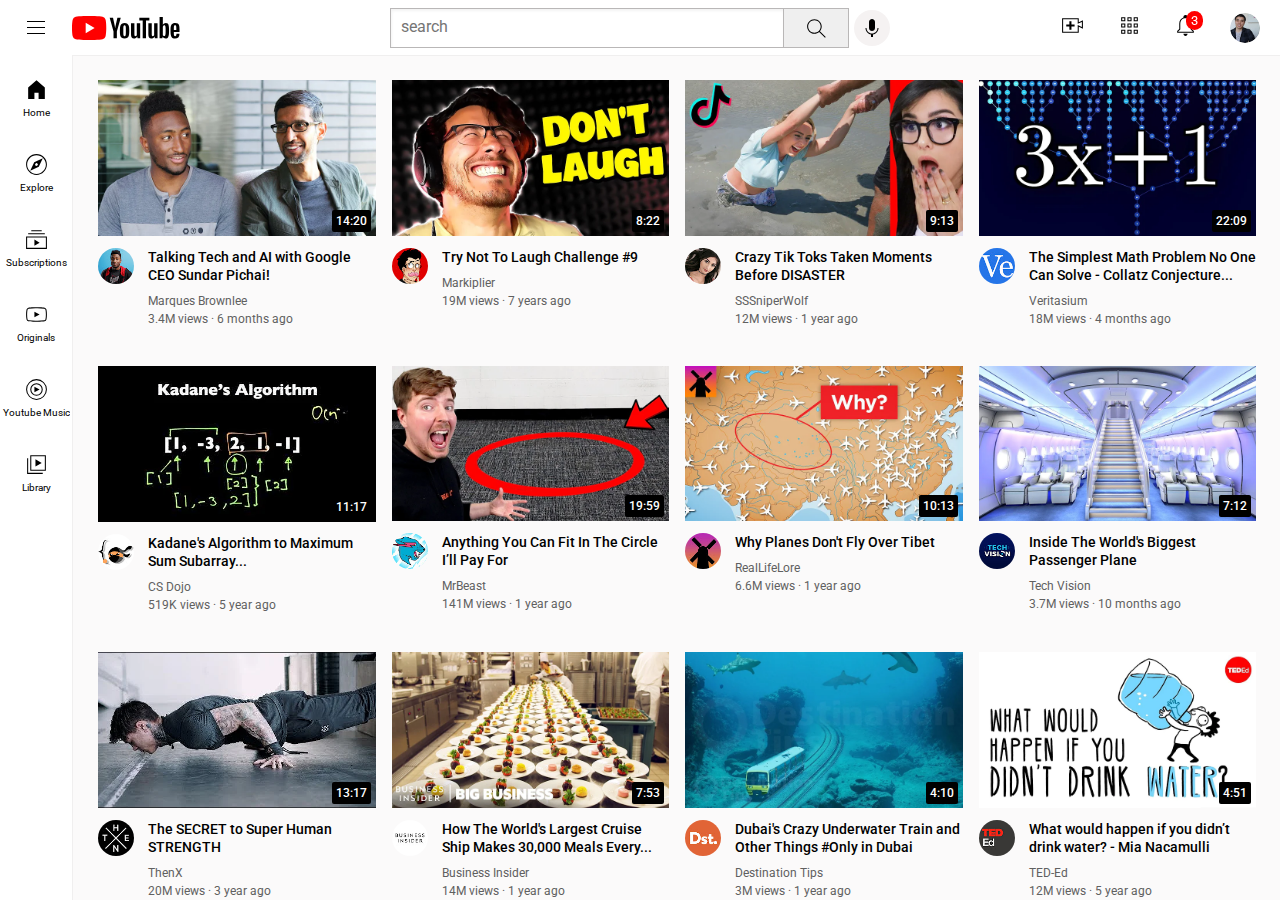
<file: index.html>
<!DOCTYPE html>
<html lang="en">
<head>
    <meta charset="UTF-8">
    <meta name="viewport" content="width=device-width, initial-scale=1.0">
    <title>youtube.com clone</title>
    <link rel="preconnect" href="https://fonts.googleapis.com">
    <link rel="preconnect" href="https://fonts.gstatic.com" crossorigin>
    <link href="https://fonts.googleapis.com/css2?family=Roboto:wght@400;500;700&display=swap" rel="stylesheet">
    
    <link rel="stylesheet" href="css/general.css">
    <link rel="stylesheet" href="css/header.css">
    <link rel="stylesheet" href="css/vedio.css">
    <link rel="stylesheet" href="css/sidebar.css">
</head>
<body>
    <div class="header">
        <div class="left-section">
            <img class="hamburger-menu"  src="thumbnails/hamburger-menu.svg">
            <img class="youtube-logo" src="thumbnails/youtube-logo.svg">
        </div>
        <div class="middle-section">
            <input class="search-bar" type="text" placeholder="search">
            <button class="search-button">
                <img class="search-icon" src="thumbnails/search.svg">
                <div class="tooltip">
                    Search
                </div>
            </button>
            <button class=" voice-search">
                <img class="voice-search-icon" src="thumbnails/voice-search-icon.svg" >
                <div class="tooltip">
                    Search with Voice
                </div>
            </button>
            

        </div>
        <div class="right-section">
            <div class="create-button">
                <img class="upload" src="thumbnails/upload.svg" >
                <div class="tooltip">
                    create
                </div>
            </div>
            <div>
                <img class="apps" src="thumbnails/youtube-apps.svg">
            </div>
            <div class="notification-container">
                <img class="notification" src="thumbnails/notifications.svg">
                <div class="notifications-count">3</div>
            </div>
            <img class="myid" src="thumbnails/mypic.jpeg">
        </div>
        
    </div>

    <div class="sidebar">
        <div class="sidebar-link">
            <img  src="thumbnails/home.svg">
            <div>Home</div>
        </div>
        <div class="sidebar-link">
            <img  src="thumbnails/explore.svg">
            <div>Explore</div>
        </div>
        <div class="sidebar-link">
            <img  src="thumbnails/subscriptions.svg">
            <div>Subscriptions</div>
        </div>
        <div class="sidebar-link">
            <img  src="thumbnails/originals.svg">
            <div>Originals</div>
        </div>
        <div class="sidebar-link">
            <img  src="thumbnails/youtube-music.svg">
            <div>Youtube Music</div>
        </div>
        <div class="sidebar-link">
            <img  src="thumbnails/library.svg">
            <div>Library</div>
        </div>
    </div>
    

    <div class="vedioes-grid">

        <div class="vedio-priview">
            <div class="thumbnail-row">
                <img class="thumbnail" src="thumbnails/thumbnail-1.webp"> 
                    <div class="vedio-time">
                            14:20
                    </div>
            </div>
            <div class="vedioinfo-grid">
                <div class="channelpic">
                    <img class="channel" src="thumbnails/channel-1.jpeg">
                </div>
                <div class="vedioinfo">
                    <p class="vedio-title">Talking Tech and AI with Google CEO Sundar Pichai!</p>
                    <p class="channelname">Marques Brownlee</p>
                    <p class="vedio-stats">3.4M views &#183; 6 months ago</p>
                </div>  
            </div>
        </div>


        <div class="vedio-priview">
            <div class="thumbnail-row">
                <img class="thumbnail" src="thumbnails/thumbnail-2.webp"> 
                <div class="vedio-time">
                            8:22
                </div>
            </div>
            <div class="vedioinfo-grid">
                <div class="channelpic">
                    <img class="channel" src="thumbnails/channel-2.jpeg">
                </div>
                <div class="vedioinfo">
                    <p class="vedio-title">Try Not To Laugh Challenge #9</p>
                    <p class="channelname">Markiplier</p>
                    <p class="vedio-stats">19M views &#183; 7 years ago</p>
                </div>  
            </div>
        </div>


        <div class="vedio-priview">
            <div class="thumbnail-row">
                <img class="thumbnail" src="thumbnails/thumbnail-3.webp"> 
                <div class="vedio-time">
                            9:13
                </div>
            </div>
            <div class="vedioinfo-grid">
                <div class="channelpic">
                    <img class="channel" src="thumbnails/channel-3.jpeg">
                </div>
                <div class="vedioinfo">
                    <p class="vedio-title">Crazy Tik Toks Taken Moments Before DISASTER</p>
                    <p class="channelname">SSSniperWolf</p>
                    <p class="vedio-stats">12M views &#183; 1 year ago</p>
                </div>  
            </div>
        </div>


        <div class="vedio-priview">
            <div class="thumbnail-row">
                <img class="thumbnail" src="thumbnails/thumbnail-4.webp"> 
                <div class="vedio-time">
                            22:09
                </div>
            </div>
            <div class="vedioinfo-grid">
                <div class="channelpic">
                    <img class="channel" src="thumbnails/channel-4.jpeg">
                </div>
                <div class="vedioinfo">
                    <p class="vedio-title">The Simplest Math Problem No One Can Solve - Collatz Conjecture...</p>
                    <p class="channelname">Veritasium</p>
                    <p class="vedio-stats">18M views &#183; 4 months ago</p>
                </div>  
            </div>
        </div>


        <div class="vedio-priview">
            <div class="thumbnail-row">
                <img class="thumbnail" src="thumbnails/thumbnail-5.webp"> 
                <div class="vedio-time">
                            11:17
                </div>
            </div>
            <div class="vedioinfo-grid">
                <div class="channelpic">
                    <img class="channel" src="thumbnails/channel-5.jpeg">
                </div>
                <div class="vedioinfo">
                    <p class="vedio-title">Kadane's Algorithm to Maximum Sum Subarray...</p>
                    <p class="channelname">CS Dojo</p>
                    <p class="vedio-stats">519K views &#183; 5 year ago</p>
                </div>  
            </div>
        </div>


        <div class="vedio-priview">
            <div class="thumbnail-row">
                <img class="thumbnail" src="thumbnails/thumbnail-6.webp"> 
                <div class="vedio-time">
                            19:59
                </div>
            </div>
            <div class="vedioinfo-grid">
                <div class="channelpic">
                    <img class="channel" src="thumbnails/channel-6.jpeg">
                </div>
                <div class="vedioinfo">
                    <p class="vedio-title">Anything You Can Fit In The Circle I’ll Pay For</p>
                    <p class="channelname">MrBeast</p>
                    <p class="vedio-stats">141M views &#183; 1 year ago</p>
                </div>  
            </div>
        </div>
         <div class="vedio-priview">
            <div class="thumbnail-row">
                <img class="thumbnail" src="thumbnails/thumbnail-7.webp"> 
                <div class="vedio-time">
                            10:13
                </div>
            </div>
            <div class="vedioinfo-grid">
                <div class="channelpic">
                    <img class="channel" src="thumbnails/channel-7.jpeg">
                </div>
                <div class="vedioinfo">
                    <p class="vedio-title">Why Planes Don't Fly Over Tibet</p>
                    <p class="channelname">RealLifeLore</p>
                    <p class="vedio-stats">6.6M views &#183; 1 year ago</p>
                </div>  
            </div>
        </div>
         <div class="vedio-priview">
            <div class="thumbnail-row">
                <img class="thumbnail" src="thumbnails/thumbnail-8.webp"> 
                <div class="vedio-time">
                            7:12
                </div>
            </div>
            <div class="vedioinfo-grid">
                <div class="channelpic">
                    <img class="channel" src="thumbnails/channel-8.jpeg">
                </div>
                <div class="vedioinfo">
                    <p class="vedio-title">Inside The World's Biggest Passenger Plane</p>
                    <p class="channelname">Tech Vision</p>
                    <p class="vedio-stats">3.7M views &#183; 10 months ago</p>
                </div>  
            </div>
        </div>
         <div class="vedio-priview">
            <div class="thumbnail-row">
                <img class="thumbnail" src="thumbnails/thumbnail-9.webp"> 
                <div class="vedio-time">
                            13:17
                </div>
            </div>
            <div class="vedioinfo-grid">
                <div class="channelpic">
                    <img class="channel" src="thumbnails/channel-9.jpeg">
                </div>
                <div class="vedioinfo">
                    <p class="vedio-title">The SECRET to Super Human STRENGTH</p>
                    <p class="channelname">ThenX</p>
                    <p class="vedio-stats">20M views &#183; 3 year ago</p>
                </div>  
            </div>
        </div>
         <div class="vedio-priview">
            <div class="thumbnail-row">
                <img class="thumbnail" src="thumbnails/thumbnail-10.webp"> 
                <div class="vedio-time">
                            7:53
                </div>
            </div>
            <div class="vedioinfo-grid">
                <div class="channelpic">
                    <img class="channel" src="thumbnails/channel-10.jpeg">
                </div>
                <div class="vedioinfo">
                    <p class="vedio-title">How The World's Largest Cruise Ship Makes 30,000 Meals Every...</p>
                    <p class="channelname">Business Insider</p>
                    <p class="vedio-stats">14M views &#183; 1 year ago</p>
                </div>  
            </div>
        </div>
         <div class="vedio-priview">
            <div class="thumbnail-row">
                <img class="thumbnail" src="thumbnails/thumbnail-11.webp"> 
                <div class="vedio-time">
                            4:10
                </div>
            </div>
            <div class="vedioinfo-grid">
                <div class="channelpic">
                    <img class="channel" src="thumbnails/channel-11.jpeg">
                </div>
                <div class="vedioinfo">
                    <p class="vedio-title">Dubai's Crazy Underwater Train and Other Things #Only in Dubai</p>
                    <p class="channelname">Destination Tips</p>
                    <p class="vedio-stats">3M views &#183; 1 year ago</p>
                </div>  
            </div>
        </div>
         <div class="vedio-priview">
            <div class="thumbnail-row">
                <img class="thumbnail" src="thumbnails/thumbnail-12.webp"> 
                <div class="vedio-time">
                            4:51
                </div>
            </div>
            <div class="vedioinfo-grid">
                <div class="channelpic">
                    <img class="channel" src="thumbnails/channel-12.jpeg">
                </div>
                <div class="vedioinfo">
                    <p class="vedio-title">What would happen if you didn’t drink water? - Mia Nacamulli</p>
                    <p class="channelname">TED-Ed</p>
                    <p class="vedio-stats">12M views &#183; 5 year ago</p>
                </div>  
            </div>
        </div>
    </div>
</body>
</html>
</file>
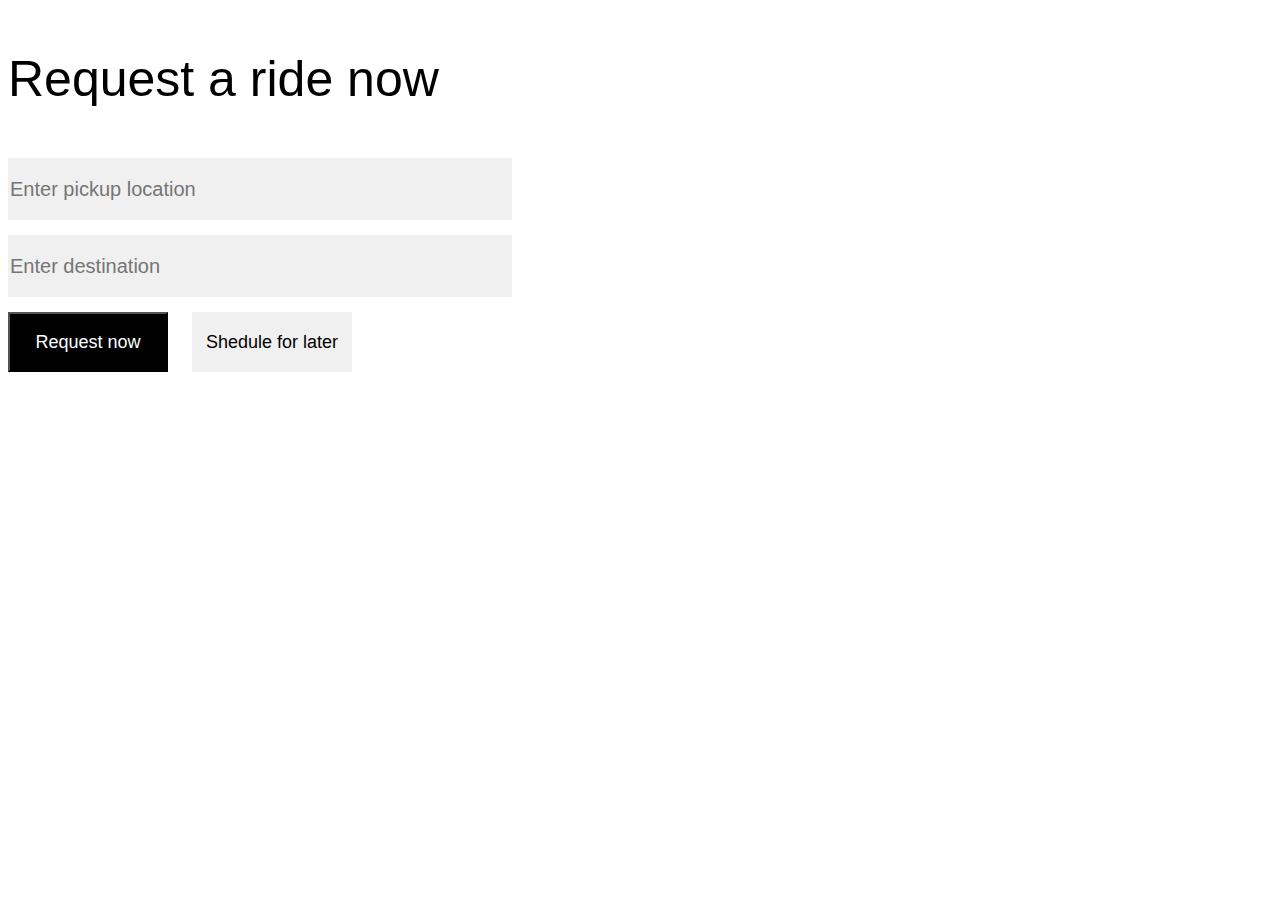
<file: search.html>
<!DOCTYPE html>
<html lang="en">
<head>
    <meta charset="UTF-8">
    <meta name="viewport" content="width=device-width, initial-scale=1.0">
    <title>uber form</title>
    <style>
        p
        {
            font-family: arial;
        }
       .request-line
       {
        font-size: 50px;
       }
       .pickup
       {
        display: block;
        border: none;
        background-color: rgb(240, 240, 240);
        width: 500px;
        height: 60px;
        font-family: arial;
        font-size: 20px;
        margin-bottom: 15px;
       }
       .destination
       {
        display: block;
        border: none;
        background-color: rgb(240, 240, 240);
        width: 500px;
        height: 60px;
        font-family: arial;
        font-size: 20px;
        margin-bottom: 15px;
       }
       .request-button
       {
        width: 160px;
        height: 60px;
        margin-right: 20px;
        background-color: black;
        color: white;
        font-family: Arial;
        font-size: 18px;
        cursor: pointer;
       }
       .shedule-button
       {
        width: 160px;
        height: 60px;
        margin-right: 20px;
        background-color:rgb(240, 240, 240);
        color: black;
        font-family: Arial;
        border: none;
        font-size: 18px;
        cursor: pointer;
       }
    </style>
</head>
<body>
    <p class="request-line">Request a ride now</p>
    <input class="pickup" type="text" placeholder="Enter pickup location">
    <input class="destination" type="text" placeholder="Enter destination">
    <button class="request-button">Request now</button>
    <button class="shedule-button">Shedule for later</button>
</body>
</html>
</file>
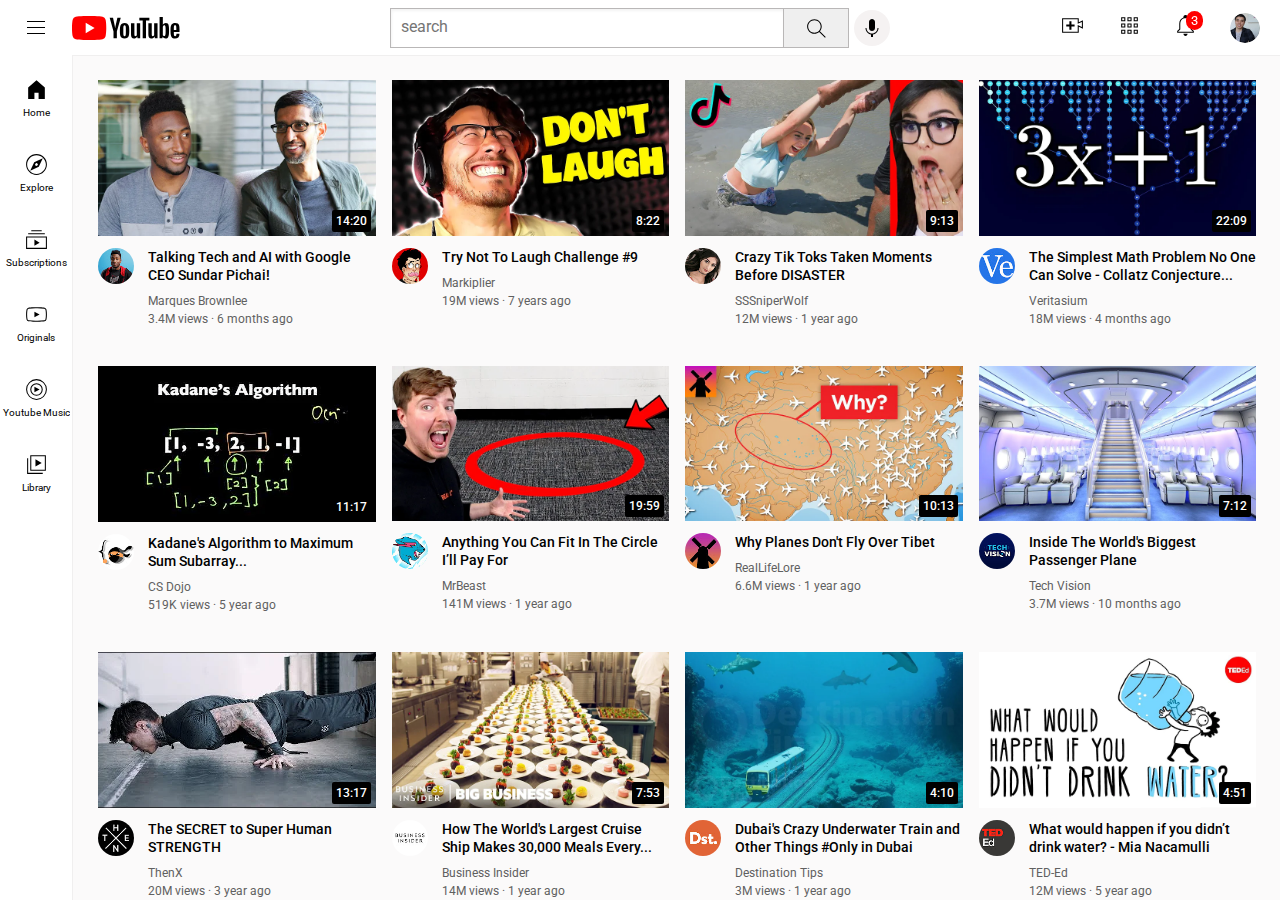
<file: youtube.html>
<!DOCTYPE html>
<html lang="en">
<head>
    <meta charset="UTF-8">
    <meta name="viewport" content="width=device-width, initial-scale=1.0">
    <title>youtube.com clone</title>
    <link rel="preconnect" href="https://fonts.googleapis.com">
    <link rel="preconnect" href="https://fonts.gstatic.com" crossorigin>
    <link href="https://fonts.googleapis.com/css2?family=Roboto:wght@400;500;700&display=swap" rel="stylesheet">
    
    <link rel="stylesheet" href="css/general.css">
    <link rel="stylesheet" href="css/header.css">
    <link rel="stylesheet" href="css/vedio.css">
    <link rel="stylesheet" href="css/sidebar.css">
</head>
<body>
    <div class="header">
        <div class="left-section">
            <img class="hamburger-menu"  src="thumbnails/hamburger-menu.svg">
            <img class="youtube-logo" src="thumbnails/youtube-logo.svg">
        </div>
        <div class="middle-section">
            <input class="search-bar" type="text" placeholder="search">
            <button class="search-button">
                <img class="search-icon" src="thumbnails/search.svg">
                <div class="tooltip">
                    Search
                </div>
            </button>
            <button class=" voice-search">
                <img class="voice-search-icon" src="thumbnails/voice-search-icon.svg" >
                <div class="tooltip">
                    Search with Voice
                </div>
            </button>
            

        </div>
        <div class="right-section">
            <div class="create-button">
                <img class="upload" src="thumbnails/upload.svg" >
                <div class="tooltip">
                    create
                </div>
            </div>
            <div>
                <img class="apps" src="thumbnails/youtube-apps.svg">
            </div>
            <div class="notification-container">
                <img class="notification" src="thumbnails/notifications.svg">
                <div class="notifications-count">3</div>
            </div>
            <img class="myid" src="thumbnails/mypic.jpeg">
        </div>
        
    </div>

    <div class="sidebar">
        <div class="sidebar-link">
            <img  src="thumbnails/home.svg">
            <div>Home</div>
        </div>
        <div class="sidebar-link">
            <img  src="thumbnails/explore.svg">
            <div>Explore</div>
        </div>
        <div class="sidebar-link">
            <img  src="thumbnails/subscriptions.svg">
            <div>Subscriptions</div>
        </div>
        <div class="sidebar-link">
            <img  src="thumbnails/originals.svg">
            <div>Originals</div>
        </div>
        <div class="sidebar-link">
            <img  src="thumbnails/youtube-music.svg">
            <div>Youtube Music</div>
        </div>
        <div class="sidebar-link">
            <img  src="thumbnails/library.svg">
            <div>Library</div>
        </div>
    </div>
    

    <div class="vedioes-grid">

        <div class="vedio-priview">
            <div class="thumbnail-row">
                <img class="thumbnail" src="thumbnails/thumbnail-1.webp"> 
                    <div class="vedio-time">
                            14:20
                    </div>
            </div>
            <div class="vedioinfo-grid">
                <div class="channelpic">
                    <img class="channel" src="thumbnails/channel-1.jpeg">
                </div>
                <div class="vedioinfo">
                    <p class="vedio-title">Talking Tech and AI with Google CEO Sundar Pichai!</p>
                    <p class="channelname">Marques Brownlee</p>
                    <p class="vedio-stats">3.4M views &#183; 6 months ago</p>
                </div>  
            </div>
        </div>


        <div class="vedio-priview">
            <div class="thumbnail-row">
                <img class="thumbnail" src="thumbnails/thumbnail-2.webp"> 
                <div class="vedio-time">
                            8:22
                </div>
            </div>
            <div class="vedioinfo-grid">
                <div class="channelpic">
                    <img class="channel" src="thumbnails/channel-2.jpeg">
                </div>
                <div class="vedioinfo">
                    <p class="vedio-title">Try Not To Laugh Challenge #9</p>
                    <p class="channelname">Markiplier</p>
                    <p class="vedio-stats">19M views &#183; 7 years ago</p>
                </div>  
            </div>
        </div>


        <div class="vedio-priview">
            <div class="thumbnail-row">
                <img class="thumbnail" src="thumbnails/thumbnail-3.webp"> 
                <div class="vedio-time">
                            9:13
                </div>
            </div>
            <div class="vedioinfo-grid">
                <div class="channelpic">
                    <img class="channel" src="thumbnails/channel-3.jpeg">
                </div>
                <div class="vedioinfo">
                    <p class="vedio-title">Crazy Tik Toks Taken Moments Before DISASTER</p>
                    <p class="channelname">SSSniperWolf</p>
                    <p class="vedio-stats">12M views &#183; 1 year ago</p>
                </div>  
            </div>
        </div>


        <div class="vedio-priview">
            <div class="thumbnail-row">
                <img class="thumbnail" src="thumbnails/thumbnail-4.webp"> 
                <div class="vedio-time">
                            22:09
                </div>
            </div>
            <div class="vedioinfo-grid">
                <div class="channelpic">
                    <img class="channel" src="thumbnails/channel-4.jpeg">
                </div>
                <div class="vedioinfo">
                    <p class="vedio-title">The Simplest Math Problem No One Can Solve - Collatz Conjecture...</p>
                    <p class="channelname">Veritasium</p>
                    <p class="vedio-stats">18M views &#183; 4 months ago</p>
                </div>  
            </div>
        </div>


        <div class="vedio-priview">
            <div class="thumbnail-row">
                <img class="thumbnail" src="thumbnails/thumbnail-5.webp"> 
                <div class="vedio-time">
                            11:17
                </div>
            </div>
            <div class="vedioinfo-grid">
                <div class="channelpic">
                    <img class="channel" src="thumbnails/channel-5.jpeg">
                </div>
                <div class="vedioinfo">
                    <p class="vedio-title">Kadane's Algorithm to Maximum Sum Subarray...</p>
                    <p class="channelname">CS Dojo</p>
                    <p class="vedio-stats">519K views &#183; 5 year ago</p>
                </div>  
            </div>
        </div>


        <div class="vedio-priview">
            <div class="thumbnail-row">
                <img class="thumbnail" src="thumbnails/thumbnail-6.webp"> 
                <div class="vedio-time">
                            19:59
                </div>
            </div>
            <div class="vedioinfo-grid">
                <div class="channelpic">
                    <img class="channel" src="thumbnails/channel-6.jpeg">
                </div>
                <div class="vedioinfo">
                    <p class="vedio-title">Anything You Can Fit In The Circle I’ll Pay For</p>
                    <p class="channelname">MrBeast</p>
                    <p class="vedio-stats">141M views &#183; 1 year ago</p>
                </div>  
            </div>
        </div>
         <div class="vedio-priview">
            <div class="thumbnail-row">
                <img class="thumbnail" src="thumbnails/thumbnail-7.webp"> 
                <div class="vedio-time">
                            10:13
                </div>
            </div>
            <div class="vedioinfo-grid">
                <div class="channelpic">
                    <img class="channel" src="thumbnails/channel-7.jpeg">
                </div>
                <div class="vedioinfo">
                    <p class="vedio-title">Why Planes Don't Fly Over Tibet</p>
                    <p class="channelname">RealLifeLore</p>
                    <p class="vedio-stats">6.6M views &#183; 1 year ago</p>
                </div>  
            </div>
        </div>
         <div class="vedio-priview">
            <div class="thumbnail-row">
                <img class="thumbnail" src="thumbnails/thumbnail-8.webp"> 
                <div class="vedio-time">
                            7:12
                </div>
            </div>
            <div class="vedioinfo-grid">
                <div class="channelpic">
                    <img class="channel" src="thumbnails/channel-8.jpeg">
                </div>
                <div class="vedioinfo">
                    <p class="vedio-title">Inside The World's Biggest Passenger Plane</p>
                    <p class="channelname">Tech Vision</p>
                    <p class="vedio-stats">3.7M views &#183; 10 months ago</p>
                </div>  
            </div>
        </div>
         <div class="vedio-priview">
            <div class="thumbnail-row">
                <img class="thumbnail" src="thumbnails/thumbnail-9.webp"> 
                <div class="vedio-time">
                            13:17
                </div>
            </div>
            <div class="vedioinfo-grid">
                <div class="channelpic">
                    <img class="channel" src="thumbnails/channel-9.jpeg">
                </div>
                <div class="vedioinfo">
                    <p class="vedio-title">The SECRET to Super Human STRENGTH</p>
                    <p class="channelname">ThenX</p>
                    <p class="vedio-stats">20M views &#183; 3 year ago</p>
                </div>  
            </div>
        </div>
         <div class="vedio-priview">
            <div class="thumbnail-row">
                <img class="thumbnail" src="thumbnails/thumbnail-10.webp"> 
                <div class="vedio-time">
                            7:53
                </div>
            </div>
            <div class="vedioinfo-grid">
                <div class="channelpic">
                    <img class="channel" src="thumbnails/channel-10.jpeg">
                </div>
                <div class="vedioinfo">
                    <p class="vedio-title">How The World's Largest Cruise Ship Makes 30,000 Meals Every...</p>
                    <p class="channelname">Business Insider</p>
                    <p class="vedio-stats">14M views &#183; 1 year ago</p>
                </div>  
            </div>
        </div>
         <div class="vedio-priview">
            <div class="thumbnail-row">
                <img class="thumbnail" src="thumbnails/thumbnail-11.webp"> 
                <div class="vedio-time">
                            4:10
                </div>
            </div>
            <div class="vedioinfo-grid">
                <div class="channelpic">
                    <img class="channel" src="thumbnails/channel-11.jpeg">
                </div>
                <div class="vedioinfo">
                    <p class="vedio-title">Dubai's Crazy Underwater Train and Other Things #Only in Dubai</p>
                    <p class="channelname">Destination Tips</p>
                    <p class="vedio-stats">3M views &#183; 1 year ago</p>
                </div>  
            </div>
        </div>
         <div class="vedio-priview">
            <div class="thumbnail-row">
                <img class="thumbnail" src="thumbnails/thumbnail-12.webp"> 
                <div class="vedio-time">
                            4:51
                </div>
            </div>
            <div class="vedioinfo-grid">
                <div class="channelpic">
                    <img class="channel" src="thumbnails/channel-12.jpeg">
                </div>
                <div class="vedioinfo">
                    <p class="vedio-title">What would happen if you didn’t drink water? - Mia Nacamulli</p>
                    <p class="channelname">TED-Ed</p>
                    <p class="vedio-stats">12M views &#183; 5 year ago</p>
                </div>  
            </div>
        </div>
    </div>
</body>
</html>
</file>
<file: css/general.css>
p
{
    font-family: roboto,arial;
    margin-top: 0px;
    margin-bottom: 0px;
}

body
{
 margin: 0; 
 padding-top:80px ; 
 padding-left: 98px;
 padding-right: 24px;
 background-color: rgb(251, 250, 250);
}
</file>
<file: css/header.css>
.header
{
    height: 55px;
    display: flex;
    flex-direction: row;
    justify-content: space-between;
    position: fixed;
    top: 0;
    left: 0;
    right: 0;
    background-color: white;
    border-bottom-width:1px ;
    border-bottom-style:solid ;
    border-bottom-color:rgb(240, 239, 239) ;
    z-index: 100;
}
.left-section
{
    display: flex;
    align-items: center;
    display: flex;
    cursor: pointer;
}
.middle-section
{
    flex: 1;    
    margin-left: 70px;
    margin-right: 30px;
    max-width: 500px;
    display: flex;
    align-items: center;
}
.right-section
{
    display: flex;
    align-items: center;
    justify-content: space-between;
    width: 180px;
    margin-right: 20px;
    flex-shrink: 0;
}
.search-bar
{
    flex: 1;
    height: 36px;
    padding-left: 10px;
    border-width: 1px;
    border-style: solid;
    border-color: rgb(185, 183, 183);
    box-shadow: inset 1px 2px 3px rgba(0,0,0,0.05);
    width: 0;
}
.search-bar::placeholder
{
    font-family: roboto,arial;
    font-size: 16px;
}
.search-button
{
    height: 40px;
    width: 66px;
    border-color: rgb(185, 183, 183);
    border-width: 1px;
    border-style: solid;
    margin-right: 5px;
    cursor: pointer;
    margin-left: -1px;
    position: relative;
}
.tooltip
{
    position: absolute;
    background-color: gray;
    color: white;
    padding-top: 4px;
    padding-bottom: 4px;
    padding-left: 8px;
    padding-right: 8px;
    border-radius: 2px;
    font-size:12px ;
    bottom: -30px;
    opacity: 0;
    transition: opacity 0.15s;
    pointer-events: none;
    white-space: nowrap;
    font-family: roboto,arial;


}
.search-button:hover .tooltip
{
    opacity: 1;
}
.voice-search:hover .tooltip
{
    opacity: 1;
}
.create-button:hover .tooltip
{
    opacity: 1;
}

.search-icon
{
    height:25px;
    margin-top: 4px;
}
.voice-search
{
    height: 36px;
    width: 36px;
    border-radius: 20px;
    border:none;
    background-color: ;
    cursor: pointer;
    background-color: rgb(245, 242, 242);
    position: relative;
    display: flex;
    justify-content: center;
    align-items: center;
    
    
}
.voice-search-icon
{
    height: 24px;
    
}
.right-section
{
    width: 200px;   
}
.hamburger-menu
{
height: 24px;
margin-left: 24px;
margin-right: 24px;

}
.youtube-logo
{
height: 24px;
}
.upload
{
    height: 25px;
    cursor: pointer;
    position: relative;
    font-family: roboto,arial;
}
.notification
{
    height: 25px;

}
.notification-container
{
    position: relative;
}
.notifications-count
{
    position: absolute;
    top: -2px;
    right: -5px;
    color: white;
    background-color: red;
    font-family: roboto,arial;
    font-size: 13px;
    padding-left: 5px;
    padding-bottom: 2px;
    padding-right: 5px;
    padding-top: 2px;
    border-radius: 10px;

}
.apps
{
    height: 25px;
}
.myid
{
    height: 30px;
    border-radius: 16px;
}
</file>
<file: css/vedio.css>
.vedioes-grid
        {
            display: grid;
            grid-template-columns: 1fr 1fr 1fr;
            column-gap: 16px;
            row-gap: 40px;

        }
        @media (max-width:750px) 
        {
         .vedioes-grid
         {
            grid-template-columns: 1fr 1fr;
         }   
        }
         @media (min-width:1000px) 
        {
         .vedioes-grid
         {
            grid-template-columns: 1fr 1fr 1fr 1fr;
         }  
        } 
        .thumbnail
        {
            width: 100%;

        }
        .vedio-time
        {
            color: white;
            background-color: black;
            position: absolute;
            bottom: 8px;
            right: 5px;
            font-size: 12px;
            font-family: roboto,arial;
            font-weight: 500;
            padding-left: 4px;
            padding-right: 4px;
            padding-top: 4px;
            padding-bottom: 4px;
            border-radius: 2px;
        }
        .channel
        {
            width: 36px;
            border-radius:50px;

        }
        .vedio-title
        {
            font-size: 14px;
            font-weight: 500;
            line-height: 18px;
            margin-bottom: 10px;
        }
        .channelname,.vedio-stats
        {
            font-size: 12px;
            color: rgb(96, 96, 96);

        }
        .channelname
        {
            margin-bottom: 4px;
        }
        .vedioinfo-grid
        {
            display: grid;
            grid-template-columns: 50px 1fr;
        }
       .thumbnail-row
       {
        margin-bottom: 8px;
        position: relative;
       }
</file>
<file: css/sidebar.css>
.sidebar
{
    position: fixed;
    left: 0px;
    top: 55px;
    bottom: 0px;
    background-color:white ;
    width: 72px;
    z-index: 200;
    padding-top: 5px;
    border-right-width:1px ;
    border-right-style:solid ;
    border-right-color: rgb(240, 239, 239);
    
}

.sidebar-link
{
    height: 74px;
    margin-bottom: 1px;
    display: flex;
    justify-content: center;
    align-items: center;
    flex-direction: column;
    cursor: pointer;
}
.sidebar-link:hover
{
    background-color: rgb(233, 232, 232);
}
.sidebar-link img
{
    height: 25px;
    margin-bottom: 5px;
}
.sidebar-link div
{
font-size: 10px;
font-family: roboto,arial;
}
</file>
